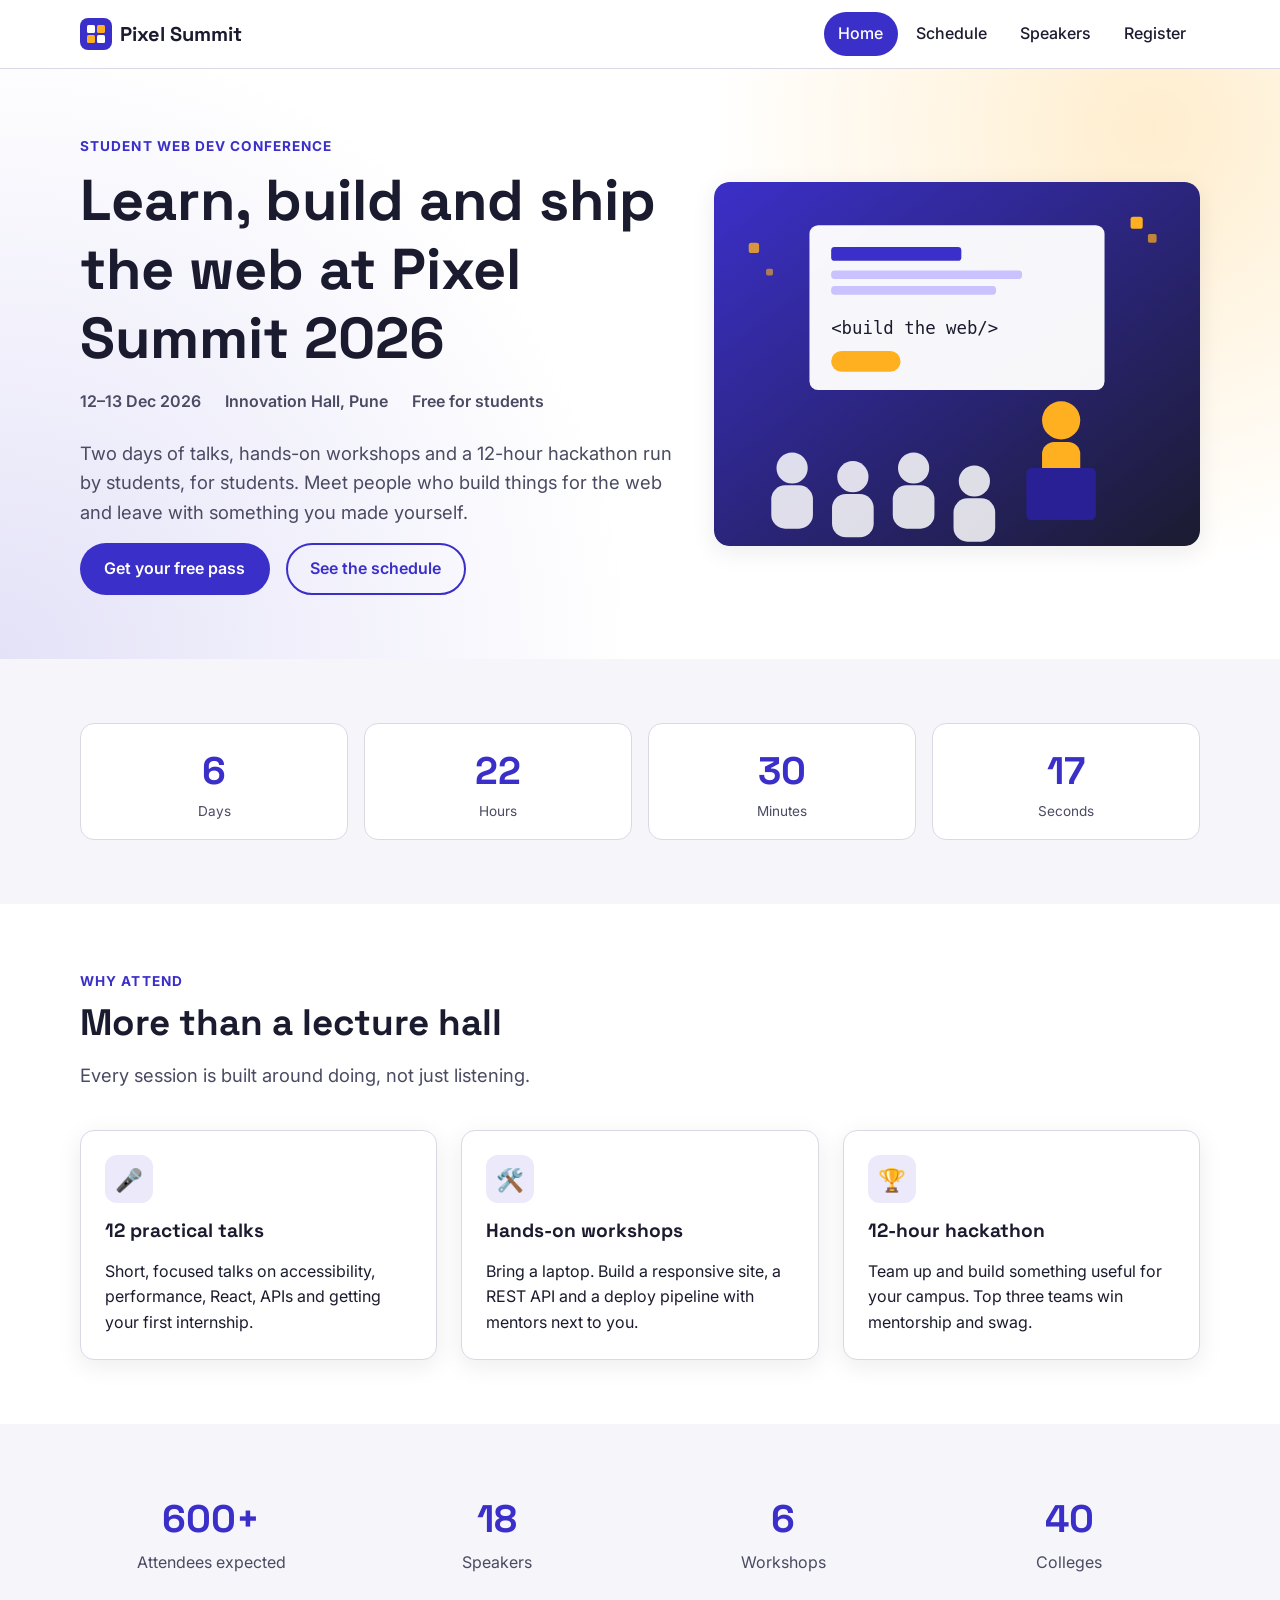
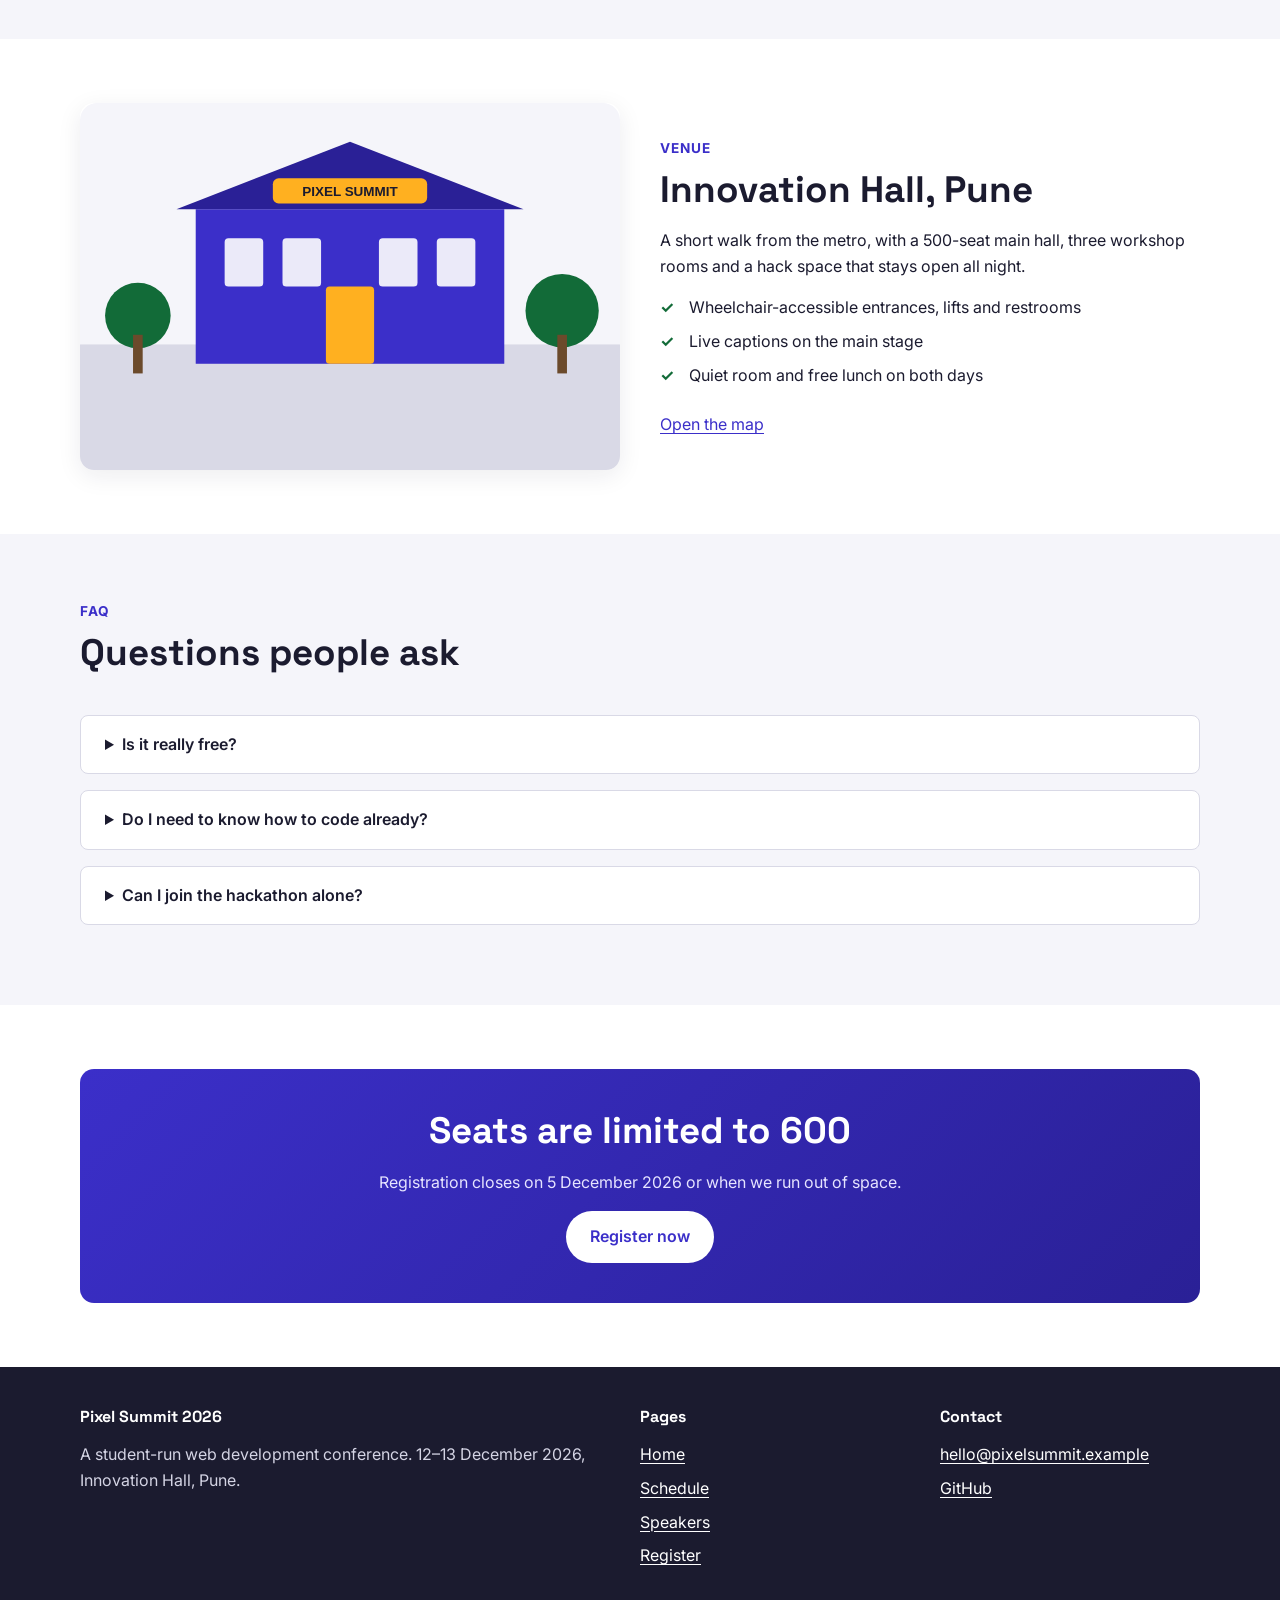
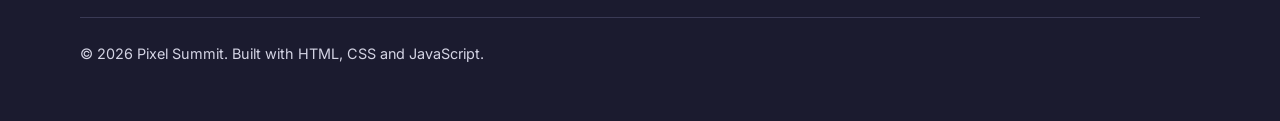
<file: index.html>
<!DOCTYPE html>
<html lang="en">
<head>
  <meta charset="UTF-8">
  <meta name="viewport" content="width=device-width, initial-scale=1.0">
  <meta name="description" content="Pixel Summit 2026 is a two-day student web development conference in Pune with talks, workshops and a hackathon.">
  <title>Pixel Summit 2026 | Student Web Dev Conference</title>
  <link rel="icon" href="assets/logo.svg" type="image/svg+xml">
  <link rel="preconnect" href="https://fonts.googleapis.com">
  <link rel="preconnect" href="https://fonts.gstatic.com" crossorigin>
  <link href="https://fonts.googleapis.com/css2?family=Inter:wght@400;500;600;700&family=Space+Grotesk:wght@500;700&display=swap" rel="stylesheet">
  <link rel="stylesheet" href="css/styles.css">
</head>
<body>
  <a class="skip-link" href="#main">Skip to main content</a>

  <header class="site-header">
    <nav class="nav container" aria-label="Main">
      <a class="logo" href="index.html">
        <img class="logo-mark" src="assets/logo.svg" alt="" width="32" height="32">
        Pixel Summit
      </a>
      <button class="nav-toggle" type="button" aria-expanded="false" aria-controls="nav-links">
        <span class="nav-toggle-bar"></span>
        <span class="visually-hidden">Menu</span>
      </button>
      <ul class="nav-links" id="nav-links">
        <li><a href="index.html" aria-current="page">Home</a></li>
        <li><a href="schedule.html">Schedule</a></li>
        <li><a href="speakers.html">Speakers</a></li>
        <li><a href="register.html">Register</a></li>
      </ul>
    </nav>
  </header>

  <main id="main">
    <section class="hero" aria-labelledby="hero-title">
      <div class="container hero-grid">
        <div>
          <span class="eyebrow">Student Web Dev Conference</span>
          <h1 id="hero-title">Learn, build and ship the web at Pixel Summit 2026</h1>
          <ul class="hero-meta">
            <li><time datetime="2026-12-12">12–13 Dec 2026</time></li>
            <li>Innovation Hall, Pune</li>
            <li>Free for students</li>
          </ul>
          <p class="lead">Two days of talks, hands-on workshops and a 12-hour hackathon run by students, for students. Meet people who build things for the web and leave with something you made yourself.</p>
          <div class="hero-actions">
            <a class="btn btn--primary" href="register.html">Get your free pass</a>
            <a class="btn btn--ghost" href="schedule.html">See the schedule</a>
          </div>
        </div>
        <img class="hero-art" src="assets/hero.svg" width="560" height="420"
             alt="Illustration of a speaker on stage in front of a screen that reads 'build the web', with an audience watching">
      </div>
    </section>

    <section class="section section--alt" aria-labelledby="countdown-title">
      <div class="container">
        <h2 id="countdown-title" class="visually-hidden">Countdown to the event</h2>
        <!-- Filled in by js/main.js; the static values are a fallback if JS is off -->
        <dl class="countdown" id="countdown" data-target="2026-12-12T09:00:00+05:30">
          <div><dt>Days</dt><dd data-unit="days">--</dd></div>
          <div><dt>Hours</dt><dd data-unit="hours">--</dd></div>
          <div><dt>Minutes</dt><dd data-unit="minutes">--</dd></div>
          <div><dt>Seconds</dt><dd data-unit="seconds">--</dd></div>
        </dl>
      </div>
    </section>

    <section class="section" aria-labelledby="why-title">
      <div class="container">
        <div class="section-head">
          <span class="eyebrow">Why attend</span>
          <h2 id="why-title">More than a lecture hall</h2>
          <p class="lead">Every session is built around doing, not just listening.</p>
        </div>
        <div class="grid grid--3">
          <article class="card">
            <div class="card-icon" aria-hidden="true">🎤</div>
            <h3>12 practical talks</h3>
            <p>Short, focused talks on accessibility, performance, React, APIs and getting your first internship.</p>
          </article>
          <article class="card">
            <div class="card-icon" aria-hidden="true">🛠️</div>
            <h3>Hands-on workshops</h3>
            <p>Bring a laptop. Build a responsive site, a REST API and a deploy pipeline with mentors next to you.</p>
          </article>
          <article class="card">
            <div class="card-icon" aria-hidden="true">🏆</div>
            <h3>12-hour hackathon</h3>
            <p>Team up and build something useful for your campus. Top three teams win mentorship and swag.</p>
          </article>
        </div>
      </div>
    </section>

    <section class="section section--alt" aria-labelledby="numbers-title">
      <div class="container">
        <h2 id="numbers-title" class="visually-hidden">Event in numbers</h2>
        <dl class="stats">
          <div><dt>Attendees expected</dt><dd>600+</dd></div>
          <div><dt>Speakers</dt><dd>18</dd></div>
          <div><dt>Workshops</dt><dd>6</dd></div>
          <div><dt>Colleges</dt><dd>40</dd></div>
        </dl>
      </div>
    </section>

    <section class="section" aria-labelledby="venue-title">
      <div class="container split">
        <img src="assets/venue.svg" width="560" height="380" loading="lazy"
             alt="Illustration of the Innovation Hall building with a Pixel Summit banner over the entrance">
        <div>
          <span class="eyebrow">Venue</span>
          <h2 id="venue-title">Innovation Hall, Pune</h2>
          <p>A short walk from the metro, with a 500-seat main hall, three workshop rooms and a hack space that stays open all night.</p>
          <ul class="check-list">
            <li>Wheelchair-accessible entrances, lifts and restrooms</li>
            <li>Live captions on the main stage</li>
            <li>Quiet room and free lunch on both days</li>
          </ul>
          <a href="https://www.openstreetmap.org/search?query=Pune" rel="noopener" target="_blank">
            Open the map<span class="visually-hidden"> (opens in a new tab)</span>
          </a>
        </div>
      </div>
    </section>

    <section class="section section--alt faq" aria-labelledby="faq-title">
      <div class="container">
        <div class="section-head">
          <span class="eyebrow">FAQ</span>
          <h2 id="faq-title">Questions people ask</h2>
        </div>
        <details>
          <summary>Is it really free?</summary>
          <p>Yes. Student passes are free and include lunch on both days. Professionals can buy a supporter pass to help cover costs.</p>
        </details>
        <details>
          <summary>Do I need to know how to code already?</summary>
          <p>No. The Day 1 workshops start from HTML and CSS. The hackathon has a beginner track with mentors.</p>
        </details>
        <details>
          <summary>Can I join the hackathon alone?</summary>
          <p>Yes. We run team matching on the morning of Day 2, so you can come solo and find a team there.</p>
        </details>
      </div>
    </section>

    <section class="section" aria-labelledby="cta-title">
      <div class="container">
        <div class="cta">
          <h2 id="cta-title">Seats are limited to 600</h2>
          <p>Registration closes on 5 December 2026 or when we run out of space.</p>
          <a class="btn btn--light" href="register.html">Register now</a>
        </div>
      </div>
    </section>
  </main>

  <footer class="site-footer">
    <div class="container">
      <div class="footer-grid">
        <div>
          <h2>Pixel Summit 2026</h2>
          <p>A student-run web development conference. 12–13 December 2026, Innovation Hall, Pune.</p>
        </div>
        <nav aria-label="Footer">
          <h2>Pages</h2>
          <ul>
            <li><a href="index.html">Home</a></li>
            <li><a href="schedule.html">Schedule</a></li>
            <li><a href="speakers.html">Speakers</a></li>
            <li><a href="register.html">Register</a></li>
          </ul>
        </nav>
        <div>
          <h2>Contact</h2>
          <ul>
            <li><a href="mailto:hello@pixelsummit.example">hello@pixelsummit.example</a></li>
            <li><a href="https://github.com" rel="noopener" target="_blank">GitHub<span class="visually-hidden"> (opens in a new tab)</span></a></li>
          </ul>
        </div>
      </div>
      <p class="footer-bottom">© <span data-year>2026</span> Pixel Summit. Built with HTML, CSS and JavaScript.</p>
    </div>
  </footer>

  <script src="js/main.js"></script>
</body>
</html>
</file>
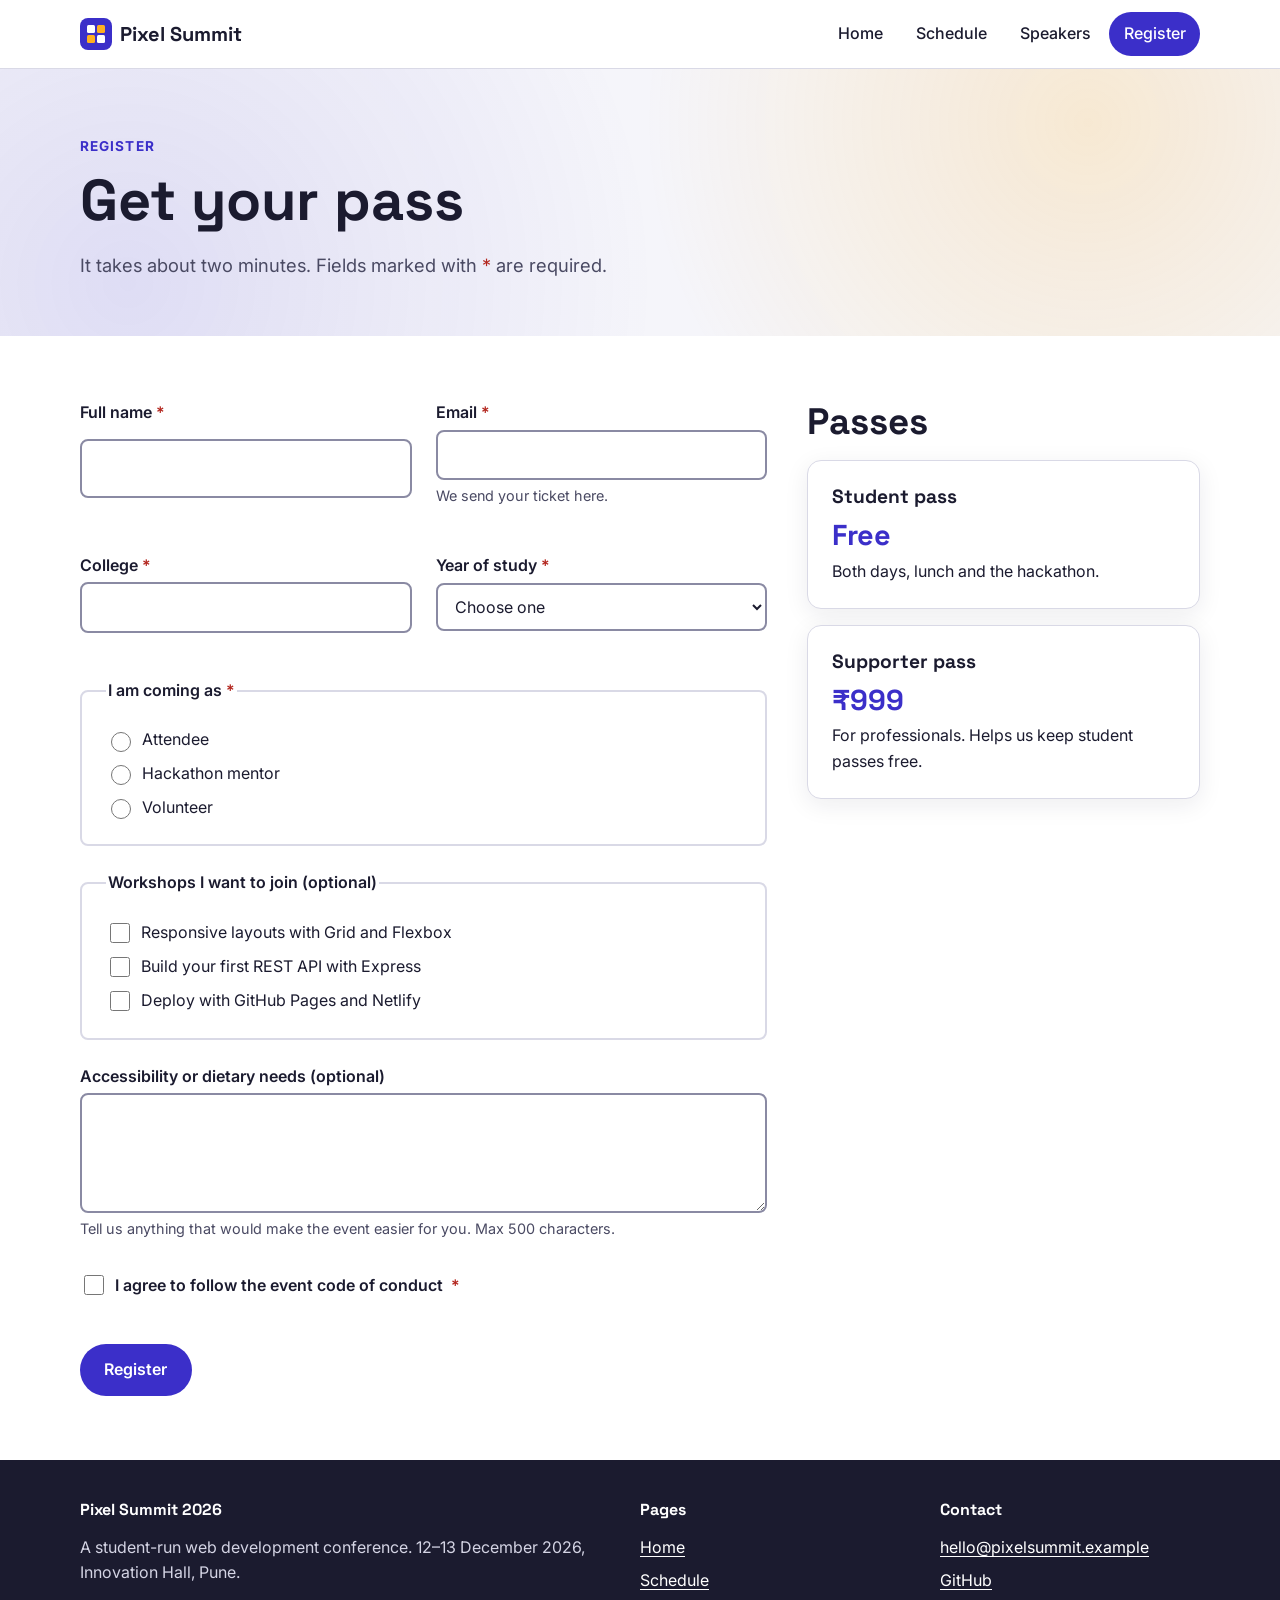
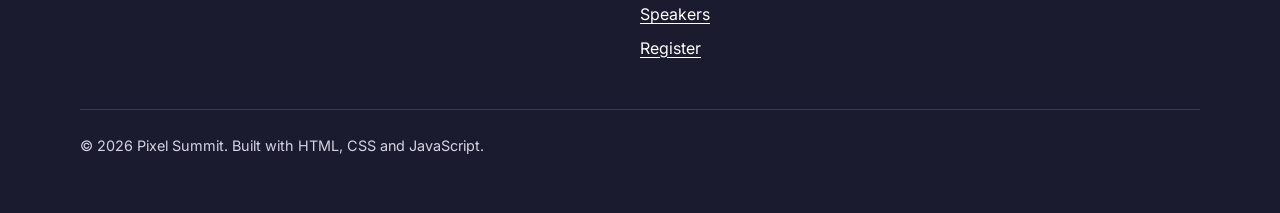
<file: register.html>
<!DOCTYPE html>
<html lang="en">
<head>
  <meta charset="UTF-8">
  <meta name="viewport" content="width=device-width, initial-scale=1.0">
  <meta name="description" content="Register for a free student pass to Pixel Summit 2026.">
  <title>Register | Pixel Summit 2026</title>
  <link rel="icon" href="assets/logo.svg" type="image/svg+xml">
  <link rel="preconnect" href="https://fonts.googleapis.com">
  <link rel="preconnect" href="https://fonts.gstatic.com" crossorigin>
  <link href="https://fonts.googleapis.com/css2?family=Inter:wght@400;500;600;700&family=Space+Grotesk:wght@500;700&display=swap" rel="stylesheet">
  <link rel="stylesheet" href="css/styles.css">
</head>
<body>
  <a class="skip-link" href="#main">Skip to main content</a>

  <header class="site-header">
    <nav class="nav container" aria-label="Main">
      <a class="logo" href="index.html">
        <img class="logo-mark" src="assets/logo.svg" alt="" width="32" height="32">
        Pixel Summit
      </a>
      <button class="nav-toggle" type="button" aria-expanded="false" aria-controls="nav-links">
        <span class="nav-toggle-bar"></span>
        <span class="visually-hidden">Menu</span>
      </button>
      <ul class="nav-links" id="nav-links">
        <li><a href="index.html">Home</a></li>
        <li><a href="schedule.html">Schedule</a></li>
        <li><a href="speakers.html">Speakers</a></li>
        <li><a href="register.html" aria-current="page">Register</a></li>
      </ul>
    </nav>
  </header>

  <main id="main">
    <section class="page-hero">
      <div class="container">
        <span class="eyebrow">Register</span>
        <h1>Get your pass</h1>
        <p class="lead">It takes about two minutes. Fields marked with <span class="required" aria-hidden="true">*</span><span class="visually-hidden">an asterisk</span> are required.</p>
      </div>
    </section>

    <section class="section">
      <div class="container register-layout">
        <form class="form" id="register-form" novalidate>
          <div class="form-status" id="form-status" role="status" aria-live="polite"></div>

          <div class="form-row">
            <div class="field">
              <label for="name">Full name <span class="required" aria-hidden="true">*</span></label>
              <input id="name" name="name" type="text" autocomplete="name" required
                     aria-describedby="name-error">
              <span class="error-msg" id="name-error"></span>
            </div>
            <div class="field">
              <label for="email">Email <span class="required" aria-hidden="true">*</span></label>
              <input id="email" name="email" type="email" autocomplete="email" required
                     aria-describedby="email-hint email-error">
              <span class="hint" id="email-hint">We send your ticket here.</span>
              <span class="error-msg" id="email-error"></span>
            </div>
          </div>

          <div class="form-row">
            <div class="field">
              <label for="college">College <span class="required" aria-hidden="true">*</span></label>
              <input id="college" name="college" type="text" autocomplete="organization" required
                     aria-describedby="college-error">
              <span class="error-msg" id="college-error"></span>
            </div>
            <div class="field">
              <label for="year">Year of study <span class="required" aria-hidden="true">*</span></label>
              <select id="year" name="year" required aria-describedby="year-error">
                <option value="">Choose one</option>
                <option>First year</option>
                <option>Second year</option>
                <option>Third year</option>
                <option>Final year</option>
                <option>Not a student</option>
              </select>
              <span class="error-msg" id="year-error"></span>
            </div>
          </div>

          <fieldset id="role" aria-describedby="role-error">
            <legend>I am coming as <span class="required" aria-hidden="true">*</span></legend>
            <label class="choice"><input type="radio" name="role" value="attendee" required> Attendee</label>
            <label class="choice"><input type="radio" name="role" value="mentor"> Hackathon mentor</label>
            <label class="choice"><input type="radio" name="role" value="volunteer"> Volunteer</label>
            <span class="error-msg" id="role-error"></span>
          </fieldset>

          <fieldset>
            <legend>Workshops I want to join (optional)</legend>
            <label class="choice"><input type="checkbox" name="workshops" value="layouts"> Responsive layouts with Grid and Flexbox</label>
            <label class="choice"><input type="checkbox" name="workshops" value="api"> Build your first REST API with Express</label>
            <label class="choice"><input type="checkbox" name="workshops" value="deploy"> Deploy with GitHub Pages and Netlify</label>
          </fieldset>

          <div class="field">
            <label for="needs">Accessibility or dietary needs (optional)</label>
            <textarea id="needs" name="needs" aria-describedby="needs-hint" maxlength="500"></textarea>
            <span class="hint" id="needs-hint">Tell us anything that would make the event easier for you. Max 500 characters.</span>
          </div>

          <div class="field">
            <label class="choice">
              <input type="checkbox" id="agree" name="agree" required aria-describedby="agree-error">
              I agree to follow the event code of conduct <span class="required" aria-hidden="true">*</span>
            </label>
            <span class="error-msg" id="agree-error"></span>
          </div>

          <div>
            <button class="btn btn--primary" type="submit">Register</button>
          </div>
        </form>

        <aside aria-labelledby="passes-title">
          <h2 id="passes-title">Passes</h2>
          <div class="ticket-list">
            <div class="card">
              <h3>Student pass</h3>
              <p class="price">Free</p>
              <p>Both days, lunch and the hackathon.</p>
            </div>
            <div class="card">
              <h3>Supporter pass</h3>
              <p class="price">₹999</p>
              <p>For professionals. Helps us keep student passes free.</p>
            </div>
          </div>
        </aside>
      </div>
    </section>
  </main>

  <footer class="site-footer">
    <div class="container">
      <div class="footer-grid">
        <div>
          <h2>Pixel Summit 2026</h2>
          <p>A student-run web development conference. 12–13 December 2026, Innovation Hall, Pune.</p>
        </div>
        <nav aria-label="Footer">
          <h2>Pages</h2>
          <ul>
            <li><a href="index.html">Home</a></li>
            <li><a href="schedule.html">Schedule</a></li>
            <li><a href="speakers.html">Speakers</a></li>
            <li><a href="register.html">Register</a></li>
          </ul>
        </nav>
        <div>
          <h2>Contact</h2>
          <ul>
            <li><a href="mailto:hello@pixelsummit.example">hello@pixelsummit.example</a></li>
            <li><a href="https://github.com" rel="noopener" target="_blank">GitHub<span class="visually-hidden"> (opens in a new tab)</span></a></li>
          </ul>
        </div>
      </div>
      <p class="footer-bottom">© <span data-year>2026</span> Pixel Summit. Built with HTML, CSS and JavaScript.</p>
    </div>
  </footer>

  <script src="js/main.js"></script>
  <script src="js/register.js"></script>
</body>
</html>
</file>
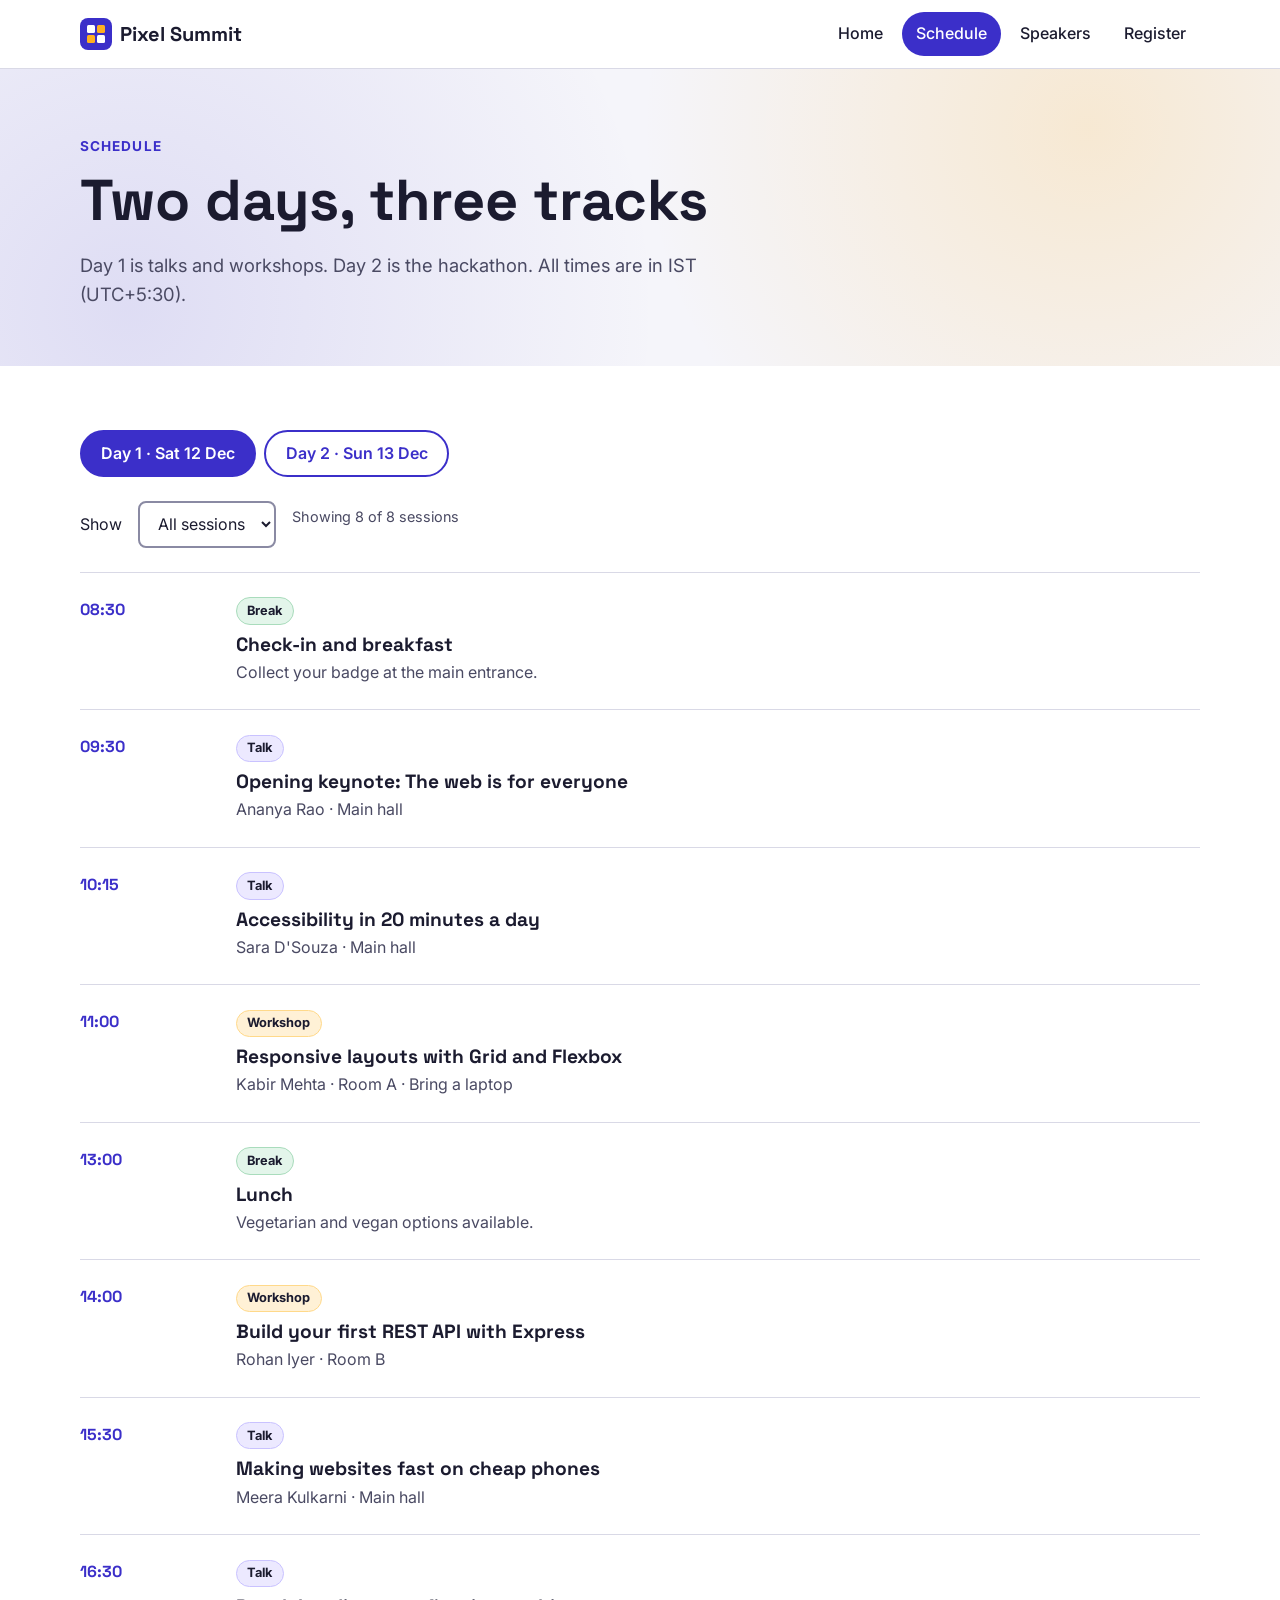
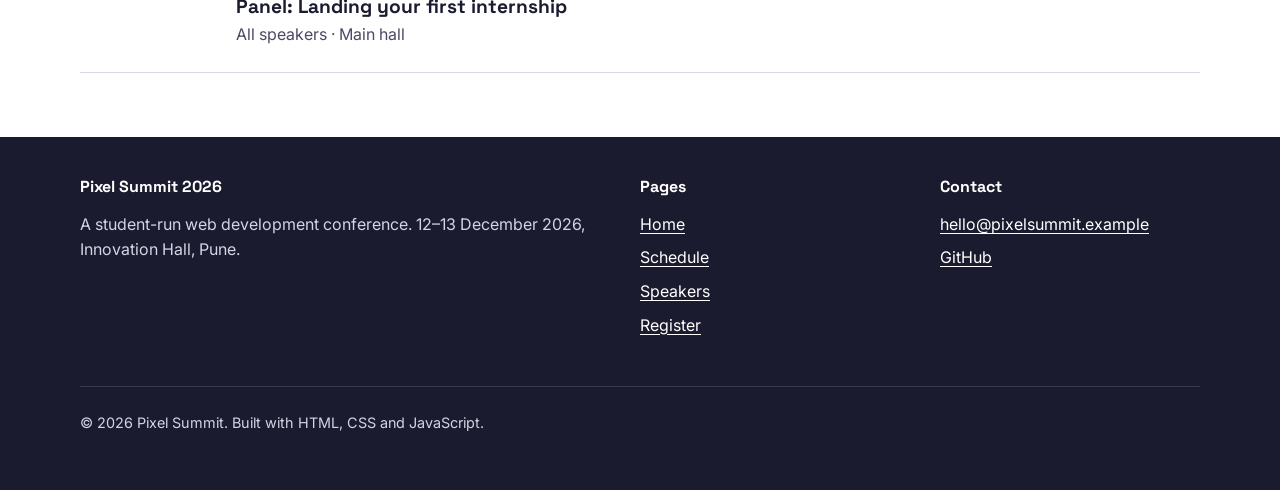
<file: schedule.html>
<!DOCTYPE html>
<html lang="en">
<head>
  <meta charset="UTF-8">
  <meta name="viewport" content="width=device-width, initial-scale=1.0">
  <meta name="description" content="Full two-day schedule of talks, workshops and the hackathon at Pixel Summit 2026.">
  <title>Schedule | Pixel Summit 2026</title>
  <link rel="icon" href="assets/logo.svg" type="image/svg+xml">
  <link rel="preconnect" href="https://fonts.googleapis.com">
  <link rel="preconnect" href="https://fonts.gstatic.com" crossorigin>
  <link href="https://fonts.googleapis.com/css2?family=Inter:wght@400;500;600;700&family=Space+Grotesk:wght@500;700&display=swap" rel="stylesheet">
  <link rel="stylesheet" href="css/styles.css">
</head>
<body>
  <a class="skip-link" href="#main">Skip to main content</a>

  <header class="site-header">
    <nav class="nav container" aria-label="Main">
      <a class="logo" href="index.html">
        <img class="logo-mark" src="assets/logo.svg" alt="" width="32" height="32">
        Pixel Summit
      </a>
      <button class="nav-toggle" type="button" aria-expanded="false" aria-controls="nav-links">
        <span class="nav-toggle-bar"></span>
        <span class="visually-hidden">Menu</span>
      </button>
      <ul class="nav-links" id="nav-links">
        <li><a href="index.html">Home</a></li>
        <li><a href="schedule.html" aria-current="page">Schedule</a></li>
        <li><a href="speakers.html">Speakers</a></li>
        <li><a href="register.html">Register</a></li>
      </ul>
    </nav>
  </header>

  <main id="main">
    <section class="page-hero">
      <div class="container">
        <span class="eyebrow">Schedule</span>
        <h1>Two days, three tracks</h1>
        <p class="lead">Day 1 is talks and workshops. Day 2 is the hackathon. All times are in IST (UTC+5:30).</p>
      </div>
    </section>

    <section class="section" aria-label="Session list">
      <div class="container">
        <div class="tabs" role="tablist" aria-label="Choose a day">
          <button class="tab" type="button" role="tab" id="tab-day1" aria-selected="true" aria-controls="panel-day1">
            Day 1 · Sat 12 Dec
          </button>
          <button class="tab" type="button" role="tab" id="tab-day2" aria-selected="false" aria-controls="panel-day2" tabindex="-1">
            Day 2 · Sun 13 Dec
          </button>
        </div>

        <div class="filter-bar">
          <label for="type-filter">Show</label>
          <select id="type-filter">
            <option value="all">All sessions</option>
            <option value="talk">Talks</option>
            <option value="workshop">Workshops</option>
            <option value="break">Breaks</option>
          </select>
          <p class="hint" id="result-count" aria-live="polite"></p>
        </div>

        <div role="tabpanel" id="panel-day1" aria-labelledby="tab-day1">
          <ol class="timeline">
            <li class="session" data-type="break">
              <time datetime="2026-12-12T08:30">08:30</time>
              <div><span class="tag tag--break">Break</span><h3>Check-in and breakfast</h3><p>Collect your badge at the main entrance.</p></div>
            </li>
            <li class="session" data-type="talk">
              <time datetime="2026-12-12T09:30">09:30</time>
              <div><span class="tag tag--talk">Talk</span><h3>Opening keynote: The web is for everyone</h3><p>Ananya Rao · Main hall</p></div>
            </li>
            <li class="session" data-type="talk">
              <time datetime="2026-12-12T10:15">10:15</time>
              <div><span class="tag tag--talk">Talk</span><h3>Accessibility in 20 minutes a day</h3><p>Sara D'Souza · Main hall</p></div>
            </li>
            <li class="session" data-type="workshop">
              <time datetime="2026-12-12T11:00">11:00</time>
              <div><span class="tag tag--workshop">Workshop</span><h3>Responsive layouts with Grid and Flexbox</h3><p>Kabir Mehta · Room A · Bring a laptop</p></div>
            </li>
            <li class="session" data-type="break">
              <time datetime="2026-12-12T13:00">13:00</time>
              <div><span class="tag tag--break">Break</span><h3>Lunch</h3><p>Vegetarian and vegan options available.</p></div>
            </li>
            <li class="session" data-type="workshop">
              <time datetime="2026-12-12T14:00">14:00</time>
              <div><span class="tag tag--workshop">Workshop</span><h3>Build your first REST API with Express</h3><p>Rohan Iyer · Room B</p></div>
            </li>
            <li class="session" data-type="talk">
              <time datetime="2026-12-12T15:30">15:30</time>
              <div><span class="tag tag--talk">Talk</span><h3>Making websites fast on cheap phones</h3><p>Meera Kulkarni · Main hall</p></div>
            </li>
            <li class="session" data-type="talk">
              <time datetime="2026-12-12T16:30">16:30</time>
              <div><span class="tag tag--talk">Talk</span><h3>Panel: Landing your first internship</h3><p>All speakers · Main hall</p></div>
            </li>
          </ol>
        </div>

        <div role="tabpanel" id="panel-day2" aria-labelledby="tab-day2" hidden>
          <ol class="timeline">
            <li class="session" data-type="break">
              <time datetime="2026-12-13T08:30">08:30</time>
              <div><span class="tag tag--break">Break</span><h3>Breakfast and team matching</h3><p>Come alone and find a team here.</p></div>
            </li>
            <li class="session" data-type="talk">
              <time datetime="2026-12-13T09:30">09:30</time>
              <div><span class="tag tag--talk">Talk</span><h3>Hackathon kickoff and problem statements</h3><p>Arjun Nair · Main hall</p></div>
            </li>
            <li class="session" data-type="workshop">
              <time datetime="2026-12-13T10:00">10:00</time>
              <div><span class="tag tag--workshop">Workshop</span><h3>Hacking begins</h3><p>Hack space · Mentors on the floor all day</p></div>
            </li>
            <li class="session" data-type="workshop">
              <time datetime="2026-12-13T12:00">12:00</time>
              <div><span class="tag tag--workshop">Workshop</span><h3>Deploy in 15 minutes with GitHub Pages and Netlify</h3><p>Kabir Mehta · Room A</p></div>
            </li>
            <li class="session" data-type="break">
              <time datetime="2026-12-13T13:00">13:00</time>
              <div><span class="tag tag--break">Break</span><h3>Lunch</h3><p>Served in the hack space.</p></div>
            </li>
            <li class="session" data-type="talk">
              <time datetime="2026-12-13T18:00">18:00</time>
              <div><span class="tag tag--talk">Talk</span><h3>Demos and judging</h3><p>Every team gets 3 minutes · Main hall</p></div>
            </li>
            <li class="session" data-type="talk">
              <time datetime="2026-12-13T21:00">21:00</time>
              <div><span class="tag tag--talk">Talk</span><h3>Prizes and closing</h3><p>Main hall</p></div>
            </li>
          </ol>
        </div>
      </div>
    </section>
  </main>

  <footer class="site-footer">
    <div class="container">
      <div class="footer-grid">
        <div>
          <h2>Pixel Summit 2026</h2>
          <p>A student-run web development conference. 12–13 December 2026, Innovation Hall, Pune.</p>
        </div>
        <nav aria-label="Footer">
          <h2>Pages</h2>
          <ul>
            <li><a href="index.html">Home</a></li>
            <li><a href="schedule.html">Schedule</a></li>
            <li><a href="speakers.html">Speakers</a></li>
            <li><a href="register.html">Register</a></li>
          </ul>
        </nav>
        <div>
          <h2>Contact</h2>
          <ul>
            <li><a href="mailto:hello@pixelsummit.example">hello@pixelsummit.example</a></li>
            <li><a href="https://github.com" rel="noopener" target="_blank">GitHub<span class="visually-hidden"> (opens in a new tab)</span></a></li>
          </ul>
        </div>
      </div>
      <p class="footer-bottom">© <span data-year>2026</span> Pixel Summit. Built with HTML, CSS and JavaScript.</p>
    </div>
  </footer>

  <script src="js/main.js"></script>
  <script src="js/schedule.js"></script>
</body>
</html>
</file>
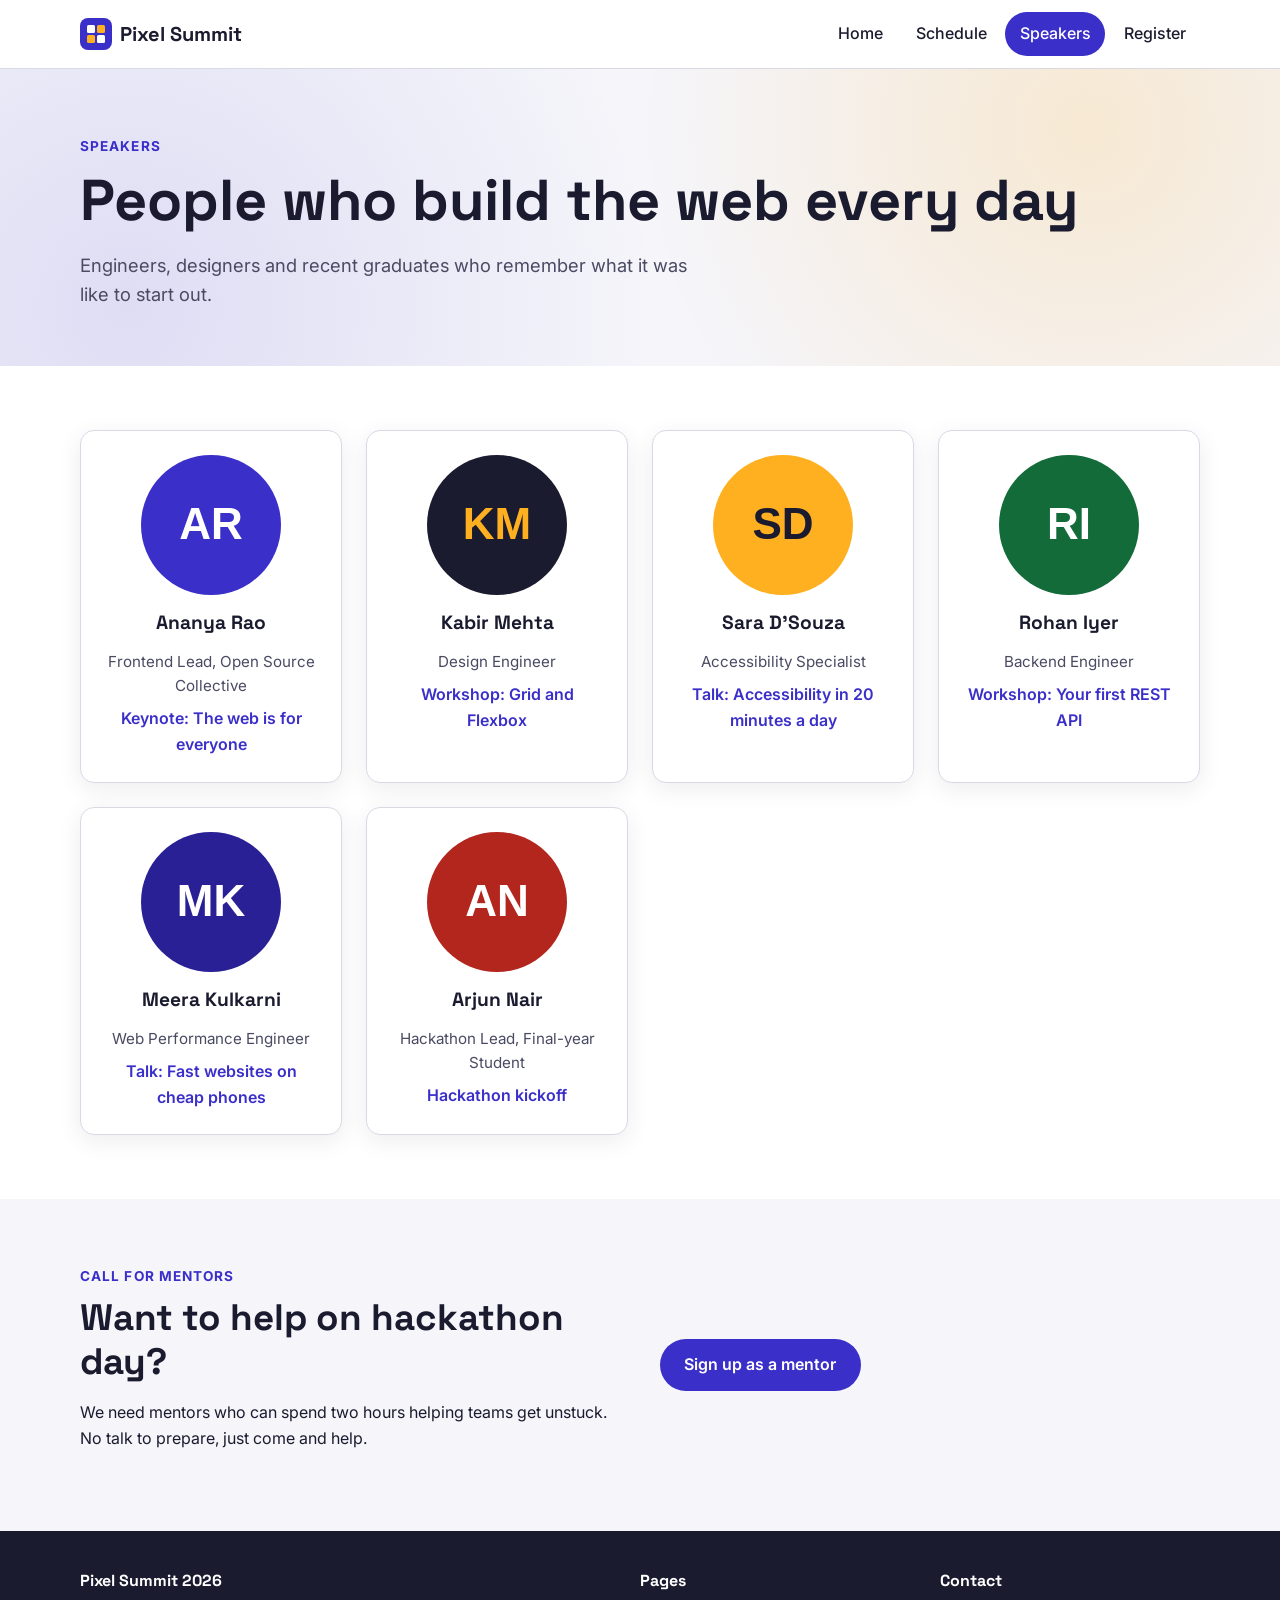
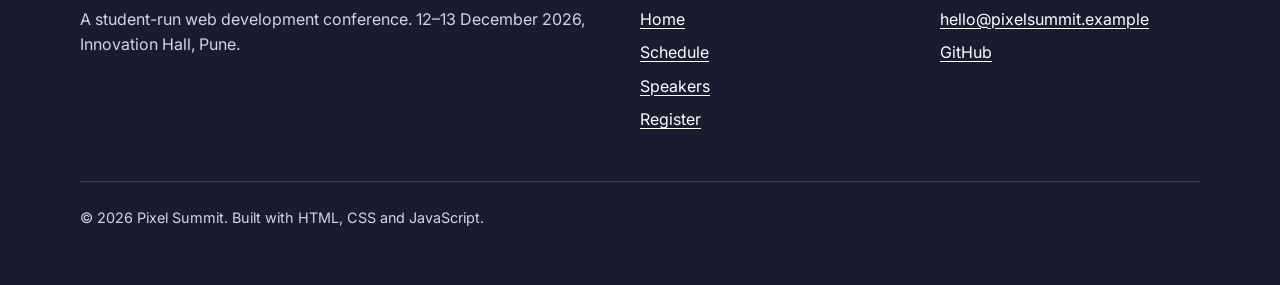
<file: speakers.html>
<!DOCTYPE html>
<html lang="en">
<head>
  <meta charset="UTF-8">
  <meta name="viewport" content="width=device-width, initial-scale=1.0">
  <meta name="description" content="Meet the speakers and mentors at Pixel Summit 2026.">
  <title>Speakers | Pixel Summit 2026</title>
  <link rel="icon" href="assets/logo.svg" type="image/svg+xml">
  <link rel="preconnect" href="https://fonts.googleapis.com">
  <link rel="preconnect" href="https://fonts.gstatic.com" crossorigin>
  <link href="https://fonts.googleapis.com/css2?family=Inter:wght@400;500;600;700&family=Space+Grotesk:wght@500;700&display=swap" rel="stylesheet">
  <link rel="stylesheet" href="css/styles.css">
</head>
<body>
  <a class="skip-link" href="#main">Skip to main content</a>

  <header class="site-header">
    <nav class="nav container" aria-label="Main">
      <a class="logo" href="index.html">
        <img class="logo-mark" src="assets/logo.svg" alt="" width="32" height="32">
        Pixel Summit
      </a>
      <button class="nav-toggle" type="button" aria-expanded="false" aria-controls="nav-links">
        <span class="nav-toggle-bar"></span>
        <span class="visually-hidden">Menu</span>
      </button>
      <ul class="nav-links" id="nav-links">
        <li><a href="index.html">Home</a></li>
        <li><a href="schedule.html">Schedule</a></li>
        <li><a href="speakers.html" aria-current="page">Speakers</a></li>
        <li><a href="register.html">Register</a></li>
      </ul>
    </nav>
  </header>

  <main id="main">
    <section class="page-hero">
      <div class="container">
        <span class="eyebrow">Speakers</span>
        <h1>People who build the web every day</h1>
        <p class="lead">Engineers, designers and recent graduates who remember what it was like to start out.</p>
      </div>
    </section>

    <section class="section" aria-labelledby="speakers-title">
      <div class="container">
        <h2 id="speakers-title" class="visually-hidden">All speakers</h2>
        <ul class="grid grid--3 plain-list">
          <li>
            <article class="card speaker">
              <img src="assets/speakers/ananya-rao.svg" width="140" height="140" alt="Avatar of Ananya Rao">
              <h3>Ananya Rao</h3>
              <p class="role">Frontend Lead, Open Source Collective</p>
              <p class="topic">Keynote: The web is for everyone</p>
            </article>
          </li>
          <li>
            <article class="card speaker">
              <img src="assets/speakers/kabir-mehta.svg" width="140" height="140" alt="Avatar of Kabir Mehta">
              <h3>Kabir Mehta</h3>
              <p class="role">Design Engineer</p>
              <p class="topic">Workshop: Grid and Flexbox</p>
            </article>
          </li>
          <li>
            <article class="card speaker">
              <img src="assets/speakers/sara-dsouza.svg" width="140" height="140" alt="Avatar of Sara D'Souza">
              <h3>Sara D'Souza</h3>
              <p class="role">Accessibility Specialist</p>
              <p class="topic">Talk: Accessibility in 20 minutes a day</p>
            </article>
          </li>
          <li>
            <article class="card speaker">
              <img src="assets/speakers/rohan-iyer.svg" width="140" height="140" alt="Avatar of Rohan Iyer">
              <h3>Rohan Iyer</h3>
              <p class="role">Backend Engineer</p>
              <p class="topic">Workshop: Your first REST API</p>
            </article>
          </li>
          <li>
            <article class="card speaker">
              <img src="assets/speakers/meera-kulkarni.svg" width="140" height="140" alt="Avatar of Meera Kulkarni">
              <h3>Meera Kulkarni</h3>
              <p class="role">Web Performance Engineer</p>
              <p class="topic">Talk: Fast websites on cheap phones</p>
            </article>
          </li>
          <li>
            <article class="card speaker">
              <img src="assets/speakers/arjun-nair.svg" width="140" height="140" alt="Avatar of Arjun Nair">
              <h3>Arjun Nair</h3>
              <p class="role">Hackathon Lead, Final-year Student</p>
              <p class="topic">Hackathon kickoff</p>
            </article>
          </li>
        </ul>
      </div>
    </section>

    <section class="section section--alt" aria-labelledby="mentor-title">
      <div class="container split">
        <div>
          <span class="eyebrow">Call for mentors</span>
          <h2 id="mentor-title">Want to help on hackathon day?</h2>
          <p>We need mentors who can spend two hours helping teams get unstuck. No talk to prepare, just come and help.</p>
        </div>
        <div>
          <a class="btn btn--primary" href="register.html#role">Sign up as a mentor</a>
        </div>
      </div>
    </section>
  </main>

  <footer class="site-footer">
    <div class="container">
      <div class="footer-grid">
        <div>
          <h2>Pixel Summit 2026</h2>
          <p>A student-run web development conference. 12–13 December 2026, Innovation Hall, Pune.</p>
        </div>
        <nav aria-label="Footer">
          <h2>Pages</h2>
          <ul>
            <li><a href="index.html">Home</a></li>
            <li><a href="schedule.html">Schedule</a></li>
            <li><a href="speakers.html">Speakers</a></li>
            <li><a href="register.html">Register</a></li>
          </ul>
        </nav>
        <div>
          <h2>Contact</h2>
          <ul>
            <li><a href="mailto:hello@pixelsummit.example">hello@pixelsummit.example</a></li>
            <li><a href="https://github.com" rel="noopener" target="_blank">GitHub<span class="visually-hidden"> (opens in a new tab)</span></a></li>
          </ul>
        </div>
      </div>
      <p class="footer-bottom">© <span data-year>2026</span> Pixel Summit. Built with HTML, CSS and JavaScript.</p>
    </div>
  </footer>

  <script src="js/main.js"></script>
</body>
</html>
</file>
<file: css/styles.css>
/* =========================================================
   Pixel Summit 2026 — shared stylesheet
   Every page links this one file so the design stays consistent.
   ========================================================= */

/* ---------- Design tokens ---------- */
:root {
  /* Colours (all text/background pairs meet WCAG AA 4.5:1 or better) */
  --color-bg: #ffffff;
  --color-surface: #f5f5fa;
  --color-text: #1b1b2f;          /* 16.4:1 on white */
  --color-muted: #4a4a63;         /* 8.6:1 on white  */
  --color-primary: #3b2fc9;       /* 8.1:1 on white  */
  --color-primary-dark: #2a2096;
  --color-on-primary: #ffffff;
  --color-accent: #ffb020;        /* decorative only, never used for text on white */
  --color-border: #d9d9e6;
  --color-success: #126b38;       /* 6.6:1 on white */
  --color-error: #b3261e;         /* 6.5:1 on white */

  /* Type */
  --font-body: "Inter", system-ui, -apple-system, "Segoe UI", Roboto, sans-serif;
  --font-display: "Space Grotesk", var(--font-body);

  /* Spacing & shape */
  --space-1: 0.25rem;
  --space-2: 0.5rem;
  --space-3: 1rem;
  --space-4: 1.5rem;
  --space-5: 2.5rem;
  --space-6: 4rem;
  --radius: 14px;
  --radius-sm: 8px;
  --shadow: 0 6px 24px rgba(27, 27, 47, 0.08);
  --max-width: 1120px;
}

/* ---------- Base ---------- */
*,
*::before,
*::after {
  box-sizing: border-box;
}

html {
  scroll-behavior: smooth;
}

body {
  margin: 0;
  font-family: var(--font-body);
  font-size: 1rem;
  line-height: 1.6;
  color: var(--color-text);
  background: var(--color-bg);
}

img,
svg {
  max-width: 100%;
  height: auto;
  display: block;
}

h1,
h2,
h3 {
  font-family: var(--font-display);
  line-height: 1.2;
  margin: 0 0 var(--space-3);
}

h1 { font-size: clamp(2.2rem, 5vw, 3.6rem); }
h2 { font-size: clamp(1.6rem, 3.2vw, 2.3rem); }
h3 { font-size: 1.2rem; }

p { margin: 0 0 var(--space-3); }

a {
  color: var(--color-primary);
  text-underline-offset: 3px;
}

a:hover { color: var(--color-primary-dark); }

/* Visible keyboard focus everywhere */
:focus-visible {
  outline: 3px solid var(--color-primary);
  outline-offset: 3px;
  border-radius: 4px;
}

/* Make the hidden attribute win over display rules like grid/flex */
[hidden] { display: none !important; }

/* Screen-reader-only utility */
.visually-hidden {
  position: absolute !important;
  width: 1px;
  height: 1px;
  padding: 0;
  margin: -1px;
  overflow: hidden;
  clip: rect(0 0 0 0);
  white-space: nowrap;
  border: 0;
}

/* Skip link: hidden until focused with the keyboard */
.skip-link {
  position: absolute;
  left: var(--space-3);
  top: -100px;
  z-index: 100;
  padding: var(--space-2) var(--space-3);
  background: var(--color-primary);
  color: var(--color-on-primary);
  border-radius: var(--radius-sm);
  font-weight: 600;
}

.skip-link:focus { top: var(--space-3); color: var(--color-on-primary); }

.container {
  width: min(100% - 2rem, var(--max-width));
  margin-inline: auto;
}

.section { padding-block: var(--space-6); }
.section--alt { background: var(--color-surface); }

.section-head {
  max-width: 640px;
  margin-bottom: var(--space-5);
}

.eyebrow {
  display: inline-block;
  font-size: 0.85rem;
  font-weight: 700;
  letter-spacing: 0.08em;
  text-transform: uppercase;
  color: var(--color-primary);
  margin-bottom: var(--space-2);
}

.lead {
  font-size: 1.15rem;
  color: var(--color-muted);
}

/* ---------- Buttons ---------- */
.btn {
  display: inline-flex;
  align-items: center;
  justify-content: center;
  gap: var(--space-2);
  min-height: 44px;              /* comfortable touch target */
  padding: 0.7rem 1.4rem;
  border: 2px solid transparent;
  border-radius: 999px;
  font: inherit;
  font-weight: 600;
  text-decoration: none;
  cursor: pointer;
  transition: background 0.2s, color 0.2s, transform 0.2s;
}

.btn:hover { transform: translateY(-2px); }

.btn--primary {
  background: var(--color-primary);
  color: var(--color-on-primary);
}

.btn--primary:hover {
  background: var(--color-primary-dark);
  color: var(--color-on-primary);
}

.btn--ghost {
  border-color: var(--color-primary);
  color: var(--color-primary);
  background: transparent;
}

.btn--ghost:hover {
  background: var(--color-primary);
  color: var(--color-on-primary);
}

/* ---------- Header / navigation ---------- */
.site-header {
  position: sticky;
  top: 0;
  z-index: 50;
  background: rgba(255, 255, 255, 0.94);
  backdrop-filter: blur(8px);
  border-bottom: 1px solid var(--color-border);
}

.nav {
  display: flex;
  align-items: center;
  justify-content: space-between;
  min-height: 68px;
  gap: var(--space-3);
}

.logo {
  display: flex;
  align-items: center;
  gap: var(--space-2);
  font-family: var(--font-display);
  font-size: 1.25rem;
  font-weight: 700;
  color: var(--color-text);
  text-decoration: none;
}

.logo:hover { color: var(--color-text); }

.logo-mark {
  width: 32px;
  height: 32px;
}

.nav-toggle {
  display: none;
  min-width: 44px;
  min-height: 44px;
  padding: 0;
  border: 1px solid var(--color-border);
  border-radius: var(--radius-sm);
  background: var(--color-bg);
  color: var(--color-text);
  cursor: pointer;
}

.nav-toggle-bar,
.nav-toggle-bar::before,
.nav-toggle-bar::after {
  display: block;
  width: 20px;
  height: 2px;
  margin-inline: auto;
  background: currentColor;
  transition: transform 0.25s;
}

.nav-toggle-bar { position: relative; }

.nav-toggle-bar::before,
.nav-toggle-bar::after {
  content: "";
  position: absolute;
  left: 0;
}

.nav-toggle-bar::before { top: -6px; }
.nav-toggle-bar::after { top: 6px; }

.nav-toggle[aria-expanded="true"] .nav-toggle-bar { background: transparent; }
.nav-toggle[aria-expanded="true"] .nav-toggle-bar::before { transform: translateY(6px) rotate(45deg); }
.nav-toggle[aria-expanded="true"] .nav-toggle-bar::after { transform: translateY(-6px) rotate(-45deg); }

.nav-links {
  display: flex;
  align-items: center;
  gap: var(--space-1);
  list-style: none;
  margin: 0;
  padding: 0;
}

.nav-links a {
  display: block;
  padding: 0.55rem 0.9rem;
  border-radius: 999px;
  color: var(--color-text);
  font-weight: 500;
  text-decoration: none;
}

.nav-links a:hover { background: var(--color-surface); }

/* Current page, set with aria-current="page" in the HTML */
.nav-links a[aria-current="page"] {
  background: var(--color-primary);
  color: var(--color-on-primary);
}

/* ---------- Page hero (inner pages) ---------- */
.page-hero {
  padding-block: var(--space-6) var(--space-5);
  background:
    radial-gradient(circle at 85% 20%, rgba(255, 176, 32, 0.18), transparent 40%),
    radial-gradient(circle at 10% 80%, rgba(59, 47, 201, 0.12), transparent 45%),
    var(--color-surface);
}

.page-hero .lead { max-width: 640px; }

/* ---------- Home hero ---------- */
.hero {
  padding-block: var(--space-6);
  background:
    radial-gradient(circle at 90% 10%, rgba(255, 176, 32, 0.22), transparent 35%),
    radial-gradient(circle at 0% 100%, rgba(59, 47, 201, 0.14), transparent 45%);
}

.hero-grid {
  display: grid;
  grid-template-columns: 1.1fr 0.9fr;
  align-items: center;
  gap: var(--space-5);
}

.hero-meta {
  display: flex;
  flex-wrap: wrap;
  gap: var(--space-2) var(--space-4);
  margin: 0 0 var(--space-4);
  padding: 0;
  list-style: none;
  font-weight: 600;
  color: var(--color-muted);
}

.hero-actions {
  display: flex;
  flex-wrap: wrap;
  gap: var(--space-3);
}

.hero-art {
  border-radius: var(--radius);
  box-shadow: var(--shadow);
}

/* ---------- Countdown ---------- */
.countdown {
  display: grid;
  grid-template-columns: repeat(4, 1fr);
  gap: var(--space-3);
  margin: 0;
}

.countdown div {
  padding: var(--space-3);
  text-align: center;
  background: var(--color-bg);
  border: 1px solid var(--color-border);
  border-radius: var(--radius);
}

.countdown dt {
  order: 2;
  font-size: 0.85rem;
  color: var(--color-muted);
}

.countdown dd {
  margin: 0;
  font-family: var(--font-display);
  font-size: clamp(1.6rem, 4vw, 2.4rem);
  font-weight: 700;
  color: var(--color-primary);
}

.countdown div { display: flex; flex-direction: column; }

/* ---------- Cards & grids ---------- */
.grid {
  display: grid;
  gap: var(--space-4);
}

.grid--3 { grid-template-columns: repeat(auto-fit, minmax(260px, 1fr)); }
.grid--4 { grid-template-columns: repeat(auto-fit, minmax(220px, 1fr)); }

.card {
  padding: var(--space-4);
  background: var(--color-bg);
  border: 1px solid var(--color-border);
  border-radius: var(--radius);
  box-shadow: var(--shadow);
}

.card-icon {
  display: grid;
  place-items: center;
  width: 48px;
  height: 48px;
  margin-bottom: var(--space-3);
  border-radius: 12px;
  background: rgba(59, 47, 201, 0.1);
  color: var(--color-primary);
  font-size: 1.4rem;
}

.card p:last-child { margin-bottom: 0; }

.stats {
  display: grid;
  grid-template-columns: repeat(auto-fit, minmax(150px, 1fr));
  gap: var(--space-4);
  margin: 0;
  text-align: center;
}

.stats div { display: flex; flex-direction: column-reverse; }

.stats dt { color: var(--color-muted); }

.stats dd {
  margin: 0;
  font-family: var(--font-display);
  font-size: 2.4rem;
  font-weight: 700;
  color: var(--color-primary);
}

/* ---------- Venue / split layout ---------- */
.split {
  display: grid;
  grid-template-columns: 1fr 1fr;
  align-items: center;
  gap: var(--space-5);
}

.split img { border-radius: var(--radius); box-shadow: var(--shadow); }

.check-list {
  list-style: none;
  padding: 0;
  margin: 0 0 var(--space-4);
}

.check-list li {
  position: relative;
  padding-left: 1.8rem;
  margin-bottom: var(--space-2);
}

.check-list li::before {
  content: "✓";
  position: absolute;
  left: 0;
  font-weight: 700;
  color: var(--color-success);
}

/* ---------- FAQ (native <details>) ---------- */
.faq details {
  margin-bottom: var(--space-3);
  padding: var(--space-3) var(--space-4);
  background: var(--color-bg);
  border: 1px solid var(--color-border);
  border-radius: var(--radius-sm);
}

.faq summary {
  font-weight: 600;
  cursor: pointer;
}

.faq details p { margin: var(--space-3) 0 0; color: var(--color-muted); }

/* ---------- CTA banner ---------- */
.cta {
  padding: var(--space-5);
  border-radius: var(--radius);
  background: linear-gradient(135deg, var(--color-primary), var(--color-primary-dark));
  color: var(--color-on-primary);
  text-align: center;
}

.cta p { color: #e6e4ff; }   /* 11:1 on the gradient's lightest end */

.cta .btn--light {
  background: var(--color-bg);
  color: var(--color-primary);
}

/* ---------- Schedule ---------- */
.tabs {
  display: flex;
  flex-wrap: wrap;
  gap: var(--space-2);
  margin-bottom: var(--space-4);
}

.tab {
  min-height: 44px;
  padding: 0.55rem 1.2rem;
  border: 2px solid var(--color-primary);
  border-radius: 999px;
  background: var(--color-bg);
  color: var(--color-primary);
  font: inherit;
  font-weight: 600;
  cursor: pointer;
}

.tab[aria-selected="true"] {
  background: var(--color-primary);
  color: var(--color-on-primary);
}

.filter-bar {
  display: flex;
  flex-wrap: wrap;
  align-items: center;
  gap: var(--space-3);
  margin-bottom: var(--space-4);
}

.filter-bar select { width: auto; }

.timeline {
  list-style: none;
  margin: 0;
  padding: 0;
}

.session {
  display: grid;
  grid-template-columns: 140px 1fr;
  gap: var(--space-3);
  padding: var(--space-4) 0;
  border-top: 1px solid var(--color-border);
}

.session:last-child { border-bottom: 1px solid var(--color-border); }

.session time {
  font-family: var(--font-display);
  font-weight: 700;
  color: var(--color-primary);
}

.session h3 { margin-bottom: var(--space-1); }
.session p { margin: 0; color: var(--color-muted); }

.tag {
  display: inline-block;
  margin-bottom: var(--space-2);
  padding: 0.15rem 0.65rem;
  border-radius: 999px;
  font-size: 0.8rem;
  font-weight: 700;
  background: var(--color-surface);
  color: var(--color-text);
  border: 1px solid var(--color-border);
}

.tag--talk { background: #ece9ff; border-color: #c9c2ff; }
.tag--workshop { background: #fff1d6; border-color: #ffd98a; }
.tag--break { background: #e3f5ea; border-color: #a9dcbc; }

/* ---------- Speakers ---------- */
.plain-list { list-style: none; padding: 0; margin: 0; }

.speaker {
  height: 100%;
  text-align: center;
}

.speaker img {
  width: 140px;
  height: 140px;
  margin: 0 auto var(--space-3);
  border-radius: 50%;
}

.speaker .role {
  margin-bottom: var(--space-2);
  color: var(--color-muted);
  font-size: 0.95rem;
}

.speaker .topic {
  font-weight: 600;
  color: var(--color-primary);
  margin-bottom: 0;
}

/* ---------- Forms ---------- */
.form {
  display: grid;
  gap: var(--space-4);
}

.form-row {
  display: grid;
  grid-template-columns: 1fr 1fr;
  gap: var(--space-4);
}

.field {
  display: grid;
  gap: var(--space-1);
}

.field label,
fieldset legend {
  font-weight: 600;
}

.required { color: var(--color-error); }

.hint {
  font-size: 0.9rem;
  color: var(--color-muted);
}

input,
select,
textarea {
  width: 100%;
  min-height: 44px;
  padding: 0.65rem 0.85rem;
  border: 2px solid #8a8aa3;   /* 3.4:1 non-text contrast on white */
  border-radius: var(--radius-sm);
  font: inherit;
  color: var(--color-text);
  background: var(--color-bg);
}

textarea { min-height: 120px; resize: vertical; }

input:focus,
select:focus,
textarea:focus {
  border-color: var(--color-primary);
}

input[aria-invalid="true"],
select[aria-invalid="true"],
textarea[aria-invalid="true"] {
  border-color: var(--color-error);
}

.error-msg {
  min-height: 1.2em;
  font-size: 0.9rem;
  font-weight: 600;
  color: var(--color-error);
}

fieldset {
  margin: 0;
  padding: var(--space-3) var(--space-4) var(--space-4);
  border: 2px solid var(--color-border);
  border-radius: var(--radius-sm);
}

.choice {
  display: flex;
  align-items: center;
  gap: var(--space-2);
  margin-top: var(--space-2);
}

.choice input {
  width: 20px;
  height: 20px;
  min-height: 0;
  accent-color: var(--color-primary);
}

.form-status {
  padding: var(--space-3) var(--space-4);
  border-radius: var(--radius-sm);
  font-weight: 600;
}

.form-status:empty { display: none; }

.form-status--success {
  background: #e3f5ea;
  color: var(--color-success);
  border: 1px solid #a9dcbc;
}

.form-status--error {
  background: #fde8e7;
  color: var(--color-error);
  border: 1px solid #f3b4b0;
}

.ticket-list { display: grid; gap: var(--space-3); }

.ticket-list .card h3 { margin-bottom: var(--space-1); }

.price {
  font-family: var(--font-display);
  font-size: 1.8rem;
  font-weight: 700;
  color: var(--color-primary);
  margin: 0;
}

.register-layout {
  display: grid;
  grid-template-columns: 1.4fr 0.8fr;
  gap: var(--space-5);
  align-items: start;
}

/* ---------- Footer ---------- */
.site-footer {
  padding-block: var(--space-5);
  background: var(--color-text);
  color: #d4d4e4;   /* 11.8:1 on the footer background */
}

.footer-grid {
  display: grid;
  grid-template-columns: 2fr 1fr 1fr;
  gap: var(--space-5);
}

.site-footer h2 {
  font-size: 1rem;
  color: #ffffff;
}

.site-footer ul {
  list-style: none;
  padding: 0;
  margin: 0;
}

.site-footer li { margin-bottom: var(--space-2); }

.site-footer a { color: #ffffff; }
.site-footer a:hover { color: var(--color-accent); }

.footer-bottom {
  margin-top: var(--space-5);
  padding-top: var(--space-4);
  border-top: 1px solid #3a3a55;
  font-size: 0.9rem;
}

/* ---------- Responsive ---------- */
@media (max-width: 860px) {
  .nav-toggle { display: inline-flex; align-items: center; }

  .nav-links {
    position: absolute;
    top: 100%;
    left: 0;
    right: 0;
    flex-direction: column;
    align-items: stretch;
    padding: var(--space-3);
    background: var(--color-bg);
    border-bottom: 1px solid var(--color-border);
    box-shadow: var(--shadow);
    display: none;
  }

  .nav-links.is-open { display: flex; }

  .nav-links a { padding: 0.8rem 1rem; }

  .hero-grid,
  .split,
  .register-layout,
  .footer-grid {
    grid-template-columns: 1fr;
  }

  .hero-art { order: -1; }
}

@media (max-width: 560px) {
  .section { padding-block: var(--space-5); }
  .form-row { grid-template-columns: 1fr; }
  .countdown { grid-template-columns: repeat(2, 1fr); }
  .session { grid-template-columns: 1fr; gap: var(--space-1); }
}

/* Respect users who prefer less motion */
@media (prefers-reduced-motion: reduce) {
  html { scroll-behavior: auto; }
  *,
  *::before,
  *::after {
    transition: none !important;
    animation: none !important;
  }
}
</file>
